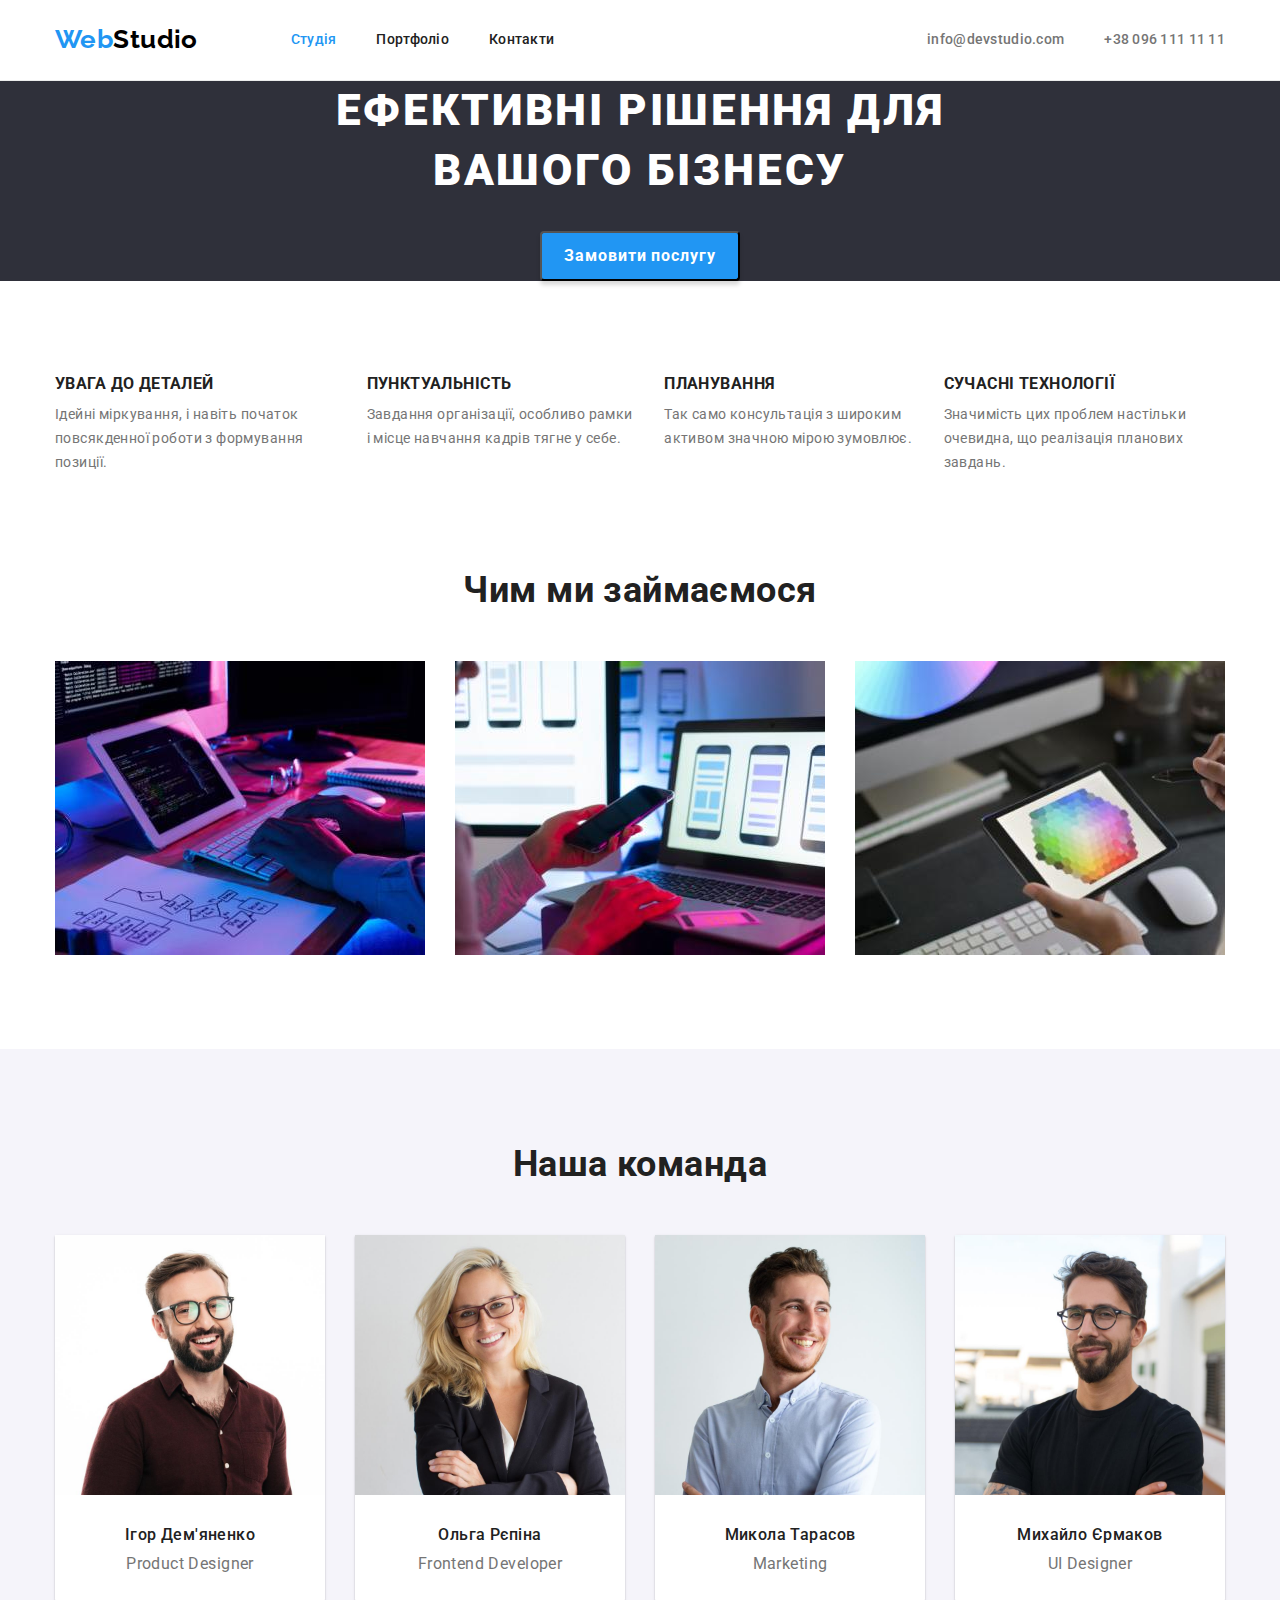
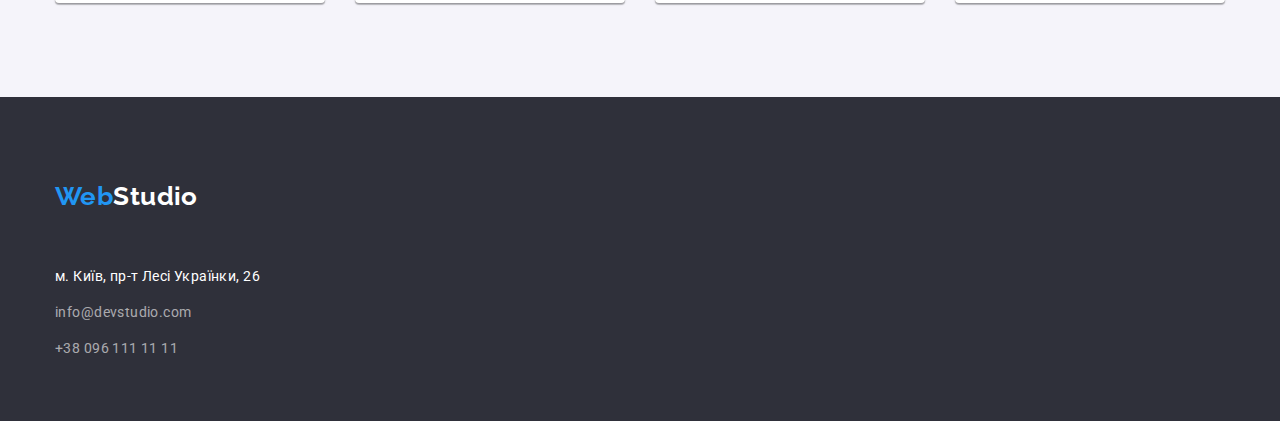
<file: index.html>
<!DOCTYPE html>
<html lang="uk">
  <head>
    <meta charset="UTF-8" />
    <meta http-equiv="X-UA-Compatible" content="IE=edge" />
    <meta name="viewport" content="width=device-width, initial-scale=1.0" />
    <title>WebStudio - Main Page</title>
    <link rel="preconnect" href="https://fonts.googleapis.com" />
    <link rel="preconnect" href="https://fonts.gstatic.com" crossorigin />
    <link
      href="https://fonts.googleapis.com/css2?family=Raleway:wght@700&family=Roboto:wght@400;500;700;900&display=swap"
      rel="stylesheet"
    />
    <link
      rel="stylesheet"
      href="https://cdnjs.cloudflare.com/ajax/libs/modern-normalize/1.1.0/modern-normalize.min.css"
    />
    <link rel="stylesheet" href="./css/styles.css" />
  </head>
  <body>
    <header class="header">
      <div class="container main-menu">
        <nav class="header-nav main-menu">
          <a href="./index.html" class="main-logo link"
            ><span class="web-accent">Web</span
            ><span class="studio-header">Studio</span></a
          >
          <ul class="main-nav list">
            <li class="item">
              <a href="./index.html" class="nav-selected link site-nav"
                >Студія</a
              >
            </li>
            <li class="item">
              <a class="link site-nav" href="./portfolio.html">Портфоліо</a>
            </li>
            <li class="item"><a href="#" class="link site-nav">Контакти</a></li>
          </ul>
        </nav>
        <ul class="main-contacts list">
          <li class="item">
            <a
              href="mailto:info@devstudio.com"
              class="link site-nav header-contacts"
              >info@devstudio.com</a
            >
          </li>
          <li class="item">
            <a href="tel:+380961111111" class="link site-nav header-contacts"
              >+38 096 111 11 11</a
            >
          </li>
        </ul>
      </div>
    </header>
    <main>
      <section class="hero section no-padding">
        <div class="container">
          <h1 class="hero-title">Ефективні рішення для вашого бізнесу</h1>
          <button type="button" class="hero-button">Замовити послугу</button>
        </div>
      </section>

      <section class="advantage section">
        <div class="container">
          <ul class="adv-list list">
            <li class="item">
              <h3 class="advantage-title">УВАГА ДО ДЕТАЛЕЙ</h3>
              <p>
                Ідейні міркування, і навіть початок повсякденної роботи з
                формування позиції.
              </p>
            </li>
            <li class="item">
              <h3 class="advantage-title">ПУНКТУАЛЬНІСТЬ</h3>
              <p>
                Завдання організації, особливо рамки і місце навчання кадрів
                тягне у себе.
              </p>
            </li>
            <li class="item">
              <h3 class="advantage-title">ПЛАНУВАННЯ</h3>
              <p>
                Так само консультація з широким активом значною мірою зумовлює.
              </p>
            </li>
            <li class="item">
              <h3 class="advantage-title">СУЧАСНІ ТЕХНОЛОГІЇ</h3>
              <p>
                Значимість цих проблем настільки очевидна, що реалізація
                планових завдань.
              </p>
            </li>
          </ul>
        </div>
      </section>

      <section class="what-we-do section no-top-padding">
        <div class="container">
          <h2 class="section-title">Чим ми займаємося</h2>
          <ul class="what-we-do-list list">
            <li class="item">
              <img src="./images/img_1.jpg" alt="Комьютер" width="370" />
            </li>
            <li class="item">
              <img src="./images/img_2.jpg" alt="Телефон" width="370" />
            </li>
            <li class="item">
              <img src="./images/img_3.jpg" alt="Планшет" width="370" />
            </li>
          </ul>
        </div>
      </section>

      <section class="our-team section">
        <div class="container">
          <h2 class="section-title">Наша команда</h2>
          <ul class="team-members list">
            <li class="item">
              <img
                src="./images/person1.jpg"
                alt="Член команди Ігор Дем'яненко"
                width="270"
              />
              <div class="team-info">
                <h3 class="team-member">Ігор Дем'яненко</h3>
                <p class="team-role">Product Designer</p>
              </div>
            </li>
            <li class="item">
              <img
                src="./images/person2.jpg"
                alt="Член команди Ольга Рєпіна"
                width="270"
              />
              <div class="team-info">
                <h3 class="team-member">Ольга Рєпіна</h3>
                <p class="team-role">Frontend Developer</p>
              </div>
            </li>
            <li class="item">
              <img
                src="./images/person3.jpg"
                alt="Член команди Микола Тарасов"
                width="270"
              />
              <div class="team-info">
                <h3 class="team-member">Микола Тарасов</h3>
                <p class="team-role">Marketing</p>
              </div>
            </li>
            <li class="item">
              <img
                src="./images/person4.jpg"
                alt="Член команди Михайло Єрмаков"
                width="270"
              />
              <div class="team-info">
                <h3 class="team-member">Михайло Єрмаков</h3>
                <p class="team-role">UI Designer</p>
              </div>
            </li>
          </ul>
        </div>
      </section>
    </main>
    <footer class="footer">
      <div class="container">
        <a href="./index.html" class="main-logo footer-logo link"
          ><span class="web-accent">Web</span
          ><span class="studio-footer">Studio</span></a
        >
        <address class="footer-address">
          <ul class="list">
            <li class="item">
              <a
                class="address address-accent link"
                href="https://goo.gl/maps/bYB9UnZRX9ZfqLbC6"
                >м. Київ, пр-т Лесі Українки, 26</a
              >
            </li>
            <li class="item">
              <a
                class="address-opacity address-accent link"
                href="mailto:info@devstudio.com"
                >info@devstudio.com</a
              >
            </li>
            <li class="item">
              <a
                class="address-opacity address-accent link"
                href="tel:+380961111111"
                >+38 096 111 11 11</a
              >
            </li>
          </ul>
        </address>
      </div>
    </footer>
  </body>
</html>
</file>
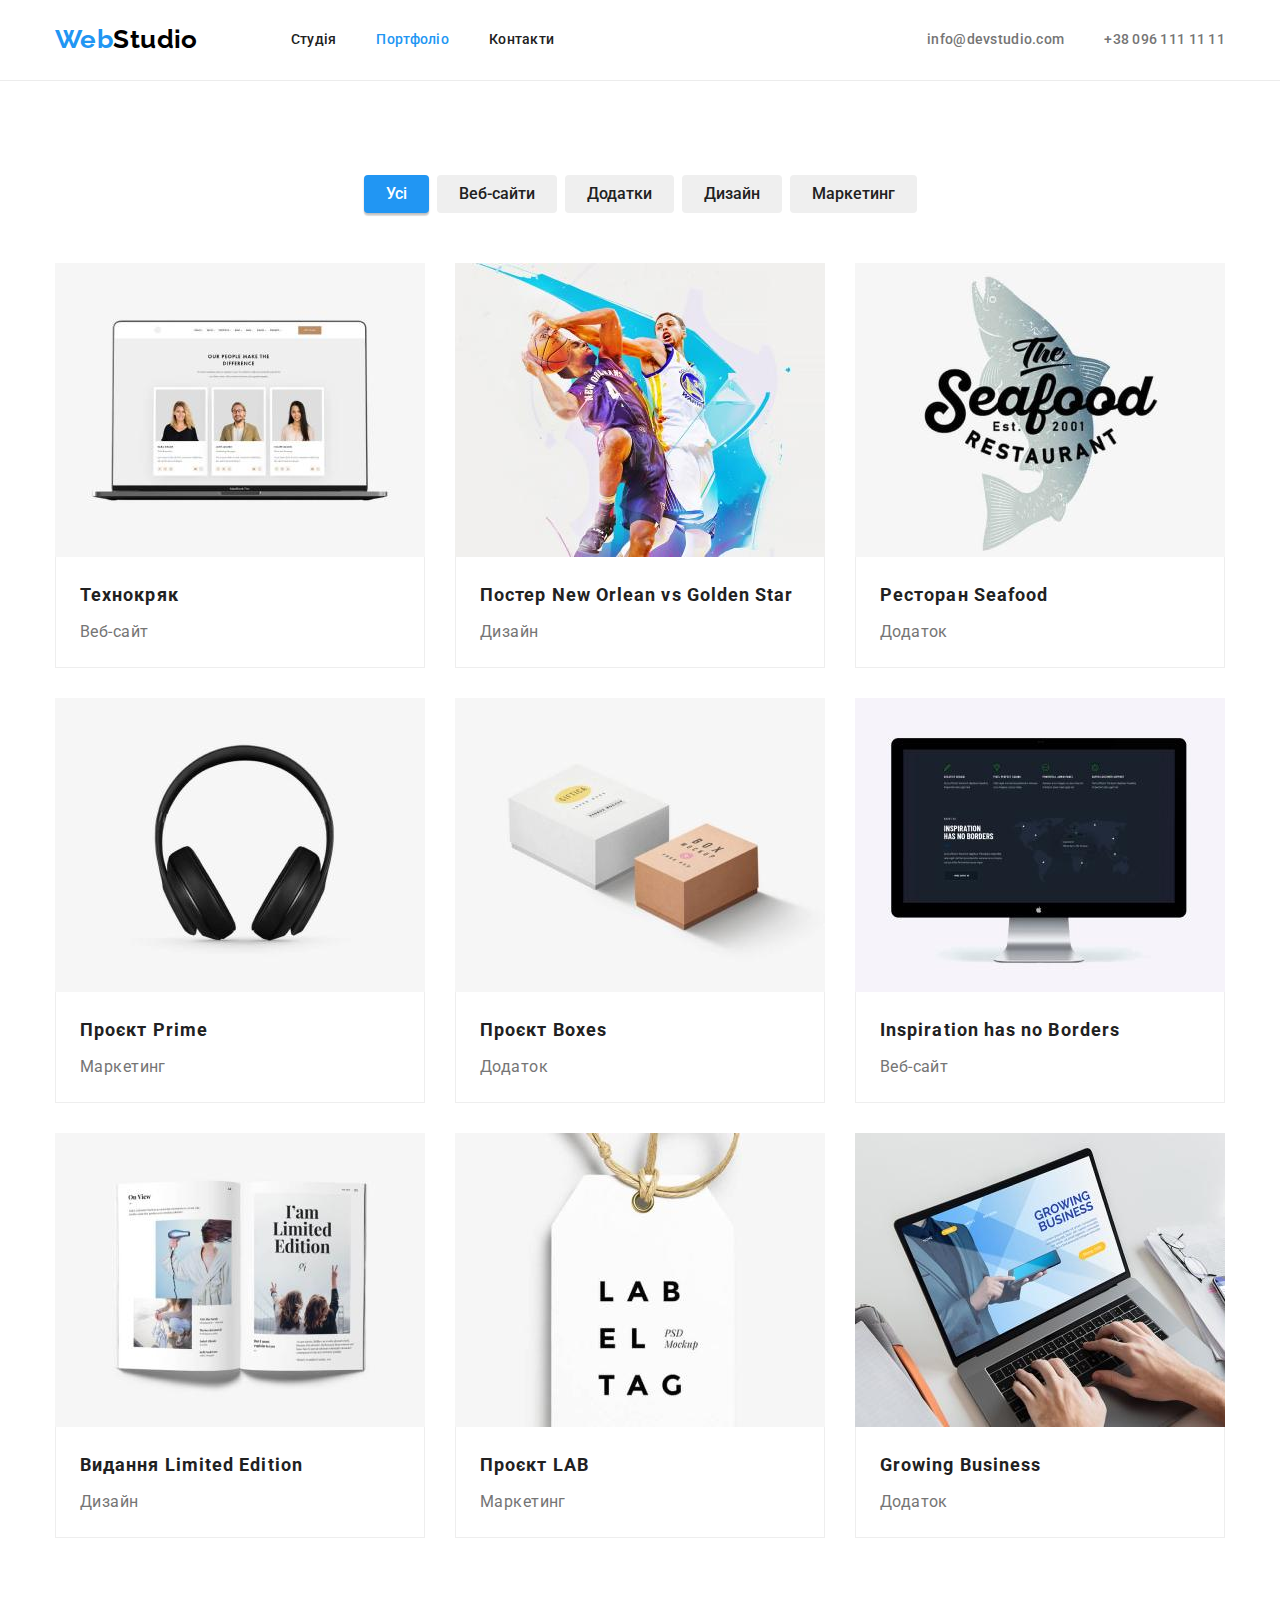
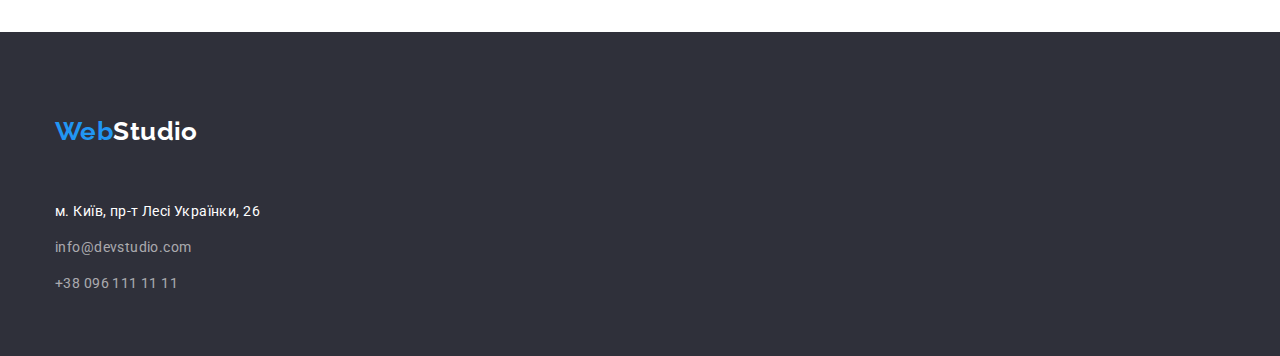
<file: portfolio.html>
<!DOCTYPE html>
<html lang="uk">
  <head>
    <meta charset="UTF-8" />
    <meta http-equiv="X-UA-Compatible" content="IE=edge" />
    <meta name="viewport" content="width=device-width, initial-scale=1.0" />
    <title>WebStudio - Portfolio</title>
    <link rel="preconnect" href="https://fonts.googleapis.com" />
    <link rel="preconnect" href="https://fonts.gstatic.com" crossorigin />
    <link
      href="https://fonts.googleapis.com/css2?family=Raleway:wght@700&family=Roboto:wght@400;500;700;900&display=swap"
      rel="stylesheet"
    />
    <link
      rel="stylesheet"
      href="https://cdnjs.cloudflare.com/ajax/libs/modern-normalize/1.1.0/modern-normalize.min.css"
    />
    <link rel="stylesheet" href="./css/styles.css" />
  </head>
  <body>
    <header class="header">
      <div class="container main-menu">
        <nav class="header-nav main-menu">
          <a href="./index.html" class="main-logo link"
            ><span class="web-accent">Web</span
            ><span class="studio-header">Studio</span></a
          >
          <ul class="main-nav list">
            <li class="item">
              <a href="./index.html" class="link site-nav">Студія</a>
            </li>
            <li class="item">
              <a class="nav-selected link site-nav" href="./portfolio.html"
                >Портфоліо</a
              >
            </li>
            <li class="item"><a href="#" class="link site-nav">Контакти</a></li>
          </ul>
        </nav>
        <ul class="main-contacts list">
          <li class="item">
            <a
              href="mailto:info@devstudio.com"
              class="link site-nav header-contacts"
              >info@devstudio.com</a
            >
          </li>
          <li class="item">
            <a href="tel:+380961111111" class="link site-nav header-contacts"
              >+38 096 111 11 11</a
            >
          </li>
        </ul>
      </div>
    </header>
    <main>
      <!-- main page-->
      <section class="our-works section">
        <div class="container">
          <h1 class="hidden_main_tag">Портфоліо</h1>
          <ul class="filters-list list">
            <li class="item">
              <button
                class="pf-filter filter-accent"
                type="button"
              >
                Усі
              </button>
            </li>
            <li class="item">
              <button class="pf-filter" type="button">
                Веб-сайти
              </button>
            </li>
            <li class="item">
              <button class="pf-filter" type="button">
                Додатки
              </button>
            </li>
            <li class="item">
              <button class="pf-filter" type="button">
                Дизайн
              </button>
            </li>
            <li class="item">
              <button class="pf-filter" type="button">
                Маркетинг
              </button>
            </li>
          </ul>

          <ul class="works list works-list">
            <li class="item">
              <img
                src="./images/portfolio_pic_1.jpg"
                alt="Приклад роботи 1"
                width="370"
              />
              <div class="work-info">
                <h2 class="works-title">Технокряк</h2>
                <p class="works-field">Веб-сайт</p>
              </div>
            </li>
            <li class="item">
              <img
                src="./images/portfolio_pic_2.jpg"
                alt="Приклад роботи 2"
                width="370"
              />
              <div class="work-info">
                <h2 class="works-title">Постер New Orlean vs Golden Star</h2>
                <p class="works-field">Дизайн</p>
              </div>
            </li>
            <li class="item">
              <img
                src="./images/portfolio_pic_3.jpg"
                alt="Приклад роботи 3"
                width="370"
              />
              <div class="work-info">
                <h2 class="works-title">Ресторан Seafood</h2>
                <p class="works-field">Додаток</p>
              </div>
            </li>
            <li class="item">
              <img
                src="./images/portfolio_pic_4.jpg"
                alt="Приклад роботи 4"
                width="370"
              />
              <div class="work-info">
                <h2 class="works-title">Проєкт Prime</h2>
                <p class="works-field">Маркетинг</p>
              </div>
            </li>
            <li class="item">
              <img
                src="./images/portfolio_pic_5.jpg"
                alt="Приклад роботи 5"
                width="370"
              />
              <div class="work-info">
                <h2 class="works-title">Проєкт Boxes</h2>
                <p class="works-field">Додаток</p>
              </div>
            </li>
            <li class="item">
              <img
                src="./images/portfolio_pic_6.jpg"
                alt="Приклад роботи 6"
                width="370"
              />
              <div class="work-info">
                <h2 class="works-title">Inspiration has no Borders</h2>
                <p class="works-field">Веб-сайт</p>
              </div>
            </li>
            <li class="item">
              <img
                src="./images/portfolio_pic_7.jpg"
                alt="Приклад роботи 7"
                width="370"
              />
              <div class="work-info">
                <h2 class="works-title">Видання Limited Edition</h2>
                <p class="works-field">Дизайн</p>
              </div>
            </li>
            <li class="item">
              <img
                src="./images/portfolio_pic_8.jpg"
                alt="Приклад роботи 8"
                width="370"
              />
              <div class="work-info">
                <h2 class="works-title">Проєкт LAB</h2>
                <p class="works-field">Маркетинг</p>
              </div>
            </li>
            <li class="item">
              <img
                src="./images/portfolio_pic_9.jpg"
                alt="Приклад роботи 9"
                width="370"
              />
              <div class="work-info">
                <h2 class="works-title">Growing Business</h2>
                <p class="works-field">Додаток</p>
              </div>
            </li>
          </ul>
        </div>
      </section>
    </main>
    <footer class="footer">
      <div class="container">
        <a href="./index.html" class="main-logo footer-logo link"
          ><span class="web-accent">Web</span
          ><span class="studio-footer">Studio</span></a
        >
        <address class="footer-address">
          <ul class="list">
            <li class="item">
              <a
                class="address address-accent link"
                href="https://goo.gl/maps/bYB9UnZRX9ZfqLbC6"
                >м. Київ, пр-т Лесі Українки, 26</a
              >
            </li>
            <li class="item">
              <a
                class="address-opacity address-accent link"
                href="mailto:info@devstudio.com"
                >info@devstudio.com</a
              >
            </li>
            <li class="item">
              <a
                class="address-opacity address-accent link"
                href="tel:+380961111111"
                >+38 096 111 11 11</a
              >
            </li>
          </ul>
        </address>
      </div>
    </footer>
  </body>
</html>
</file>
<file: css/styles.css>
:root {
  --bg-main-black: #2f303a;
  --bg-main-white: #f5f5f5;
  --bg-secondary-white: #f5f4fa;
  --bg-header-white: #ffffff;
  --header-bottom-border: #ececec;
  --works-border: #eeeeee;

  --text-primary-black: #212121;
  --logo-black: #000000;
  --primary-blue: #2196f3;
  --text-full-white: #ffffff;
  --text-primary-grey: #757575;
  --filters-grey: #f5f4fa;
  --opacity-white: rgba(255, 255, 255, 0.6);
}

.hidden_main_tag {
  visibility: hidden;
  display: none;
}

.link {
  text-decoration: none;
}

.list {
  list-style: none;
}

button {
  cursor: pointer;
  font-family: inherit;
}

body {
  color: var(--text-primary-grey);

  font-family: "Roboto", sans-serif;
  font-size: 14px;
  line-height: 1.71;

  /* or 171% */
  letter-spacing: 0.03em;
}

h1,
h2,
h3,
h4,
h5,
h6,
p {
  margin-top: 0;
  margin-bottom: 0;
}

img {
  display: block;
  max-width: 100%;
  height: auto;
}

.container {
  width: 1200px;
  padding-left: 15px;
  padding-right: 15px;
  margin-left: auto;
  margin-right: auto;
}

.section {
  padding-top: 94px;
  padding-bottom: 94px;
}

.section.no-padding {
  padding-top: 0;
  padding-bottom: 0;
}

.section.no-top-padding {
  padding-top: 0;
}

.header {
  border-bottom: 1px solid var(--header-bottom-border);
}

.main-menu,
.main-nav,
.main-contacts {
  display: flex;
  align-items: center;
}

a.main-logo {
  display: block;
  margin-right: 93px;
  padding-top: 24px;
  padding-bottom: 25px;
}

ul.list {
  padding-left: 0;
  margin-top: 0;
  margin-bottom: 0;
}

.main-nav > .item:not(:last-child),
.main-contacts > .item:not(:last-child) {
  margin-right: 40px;
}

.web-accent {
  color: var(--primary-blue);
}
.studio-header {
  color: var(--logo-black);
}

.main-logo {
  font-family: "Raleway", sans-serif;
  font-style: normal;
  font-weight: 700;
  font-size: 26px;
  line-height: 1.19;
}

.site-nav {
  color: var(--text-primary-black);

  font-weight: 500;
  line-height: 1.14;
  letter-spacing: 0.02em;
}

ul.main-contacts {
  margin-left: auto;
}

a.header-contacts {
  color: var(--text-primary-grey);
}

a.site-nav:hover,
a.site-nav:focus,
a.header-contacts:hover,
a.header-contacts:focus {
  color: var(--primary-blue);
}

section.hero {
  padding-top: 200px;
  padding-bottom: 200px;
  text-align: center;

  background-color: var(--bg-main-black);
}

.hero-title {
  width: 696px;
  margin: 0 auto 30px;

  color: var(--text-full-white);

  font-weight: 900;
  font-size: 44px;
  line-height: 1.36;
  text-align: center;
  letter-spacing: 0.06em;
  text-transform: uppercase;
}

button.hero-button {
  padding: 8px 22px;
  box-shadow: 0px 4px 4px rgba(0, 0, 0, 0.15);
  border-radius: 4px;

  color: var(--text-full-white);
  background-color: var(--primary-blue);

  font-weight: 700;
  font-size: 16px;
  line-height: 1.88;
  letter-spacing: 0.06em;
}

.advantage-title {
  color: var(--text-primary-black);

  font-weight: 700;
  line-height: 1.14;
  text-transform: uppercase;
}

ul.adv-list {
  display: flex;
}

ul.adv-list .advantage-title {
  margin-bottom: 10px;
}

ul.adv-list > .item:not(:last-child) {
  margin-right: 30px;
}

.section-title {
  margin-bottom: 50px;

  color: var(--text-primary-black);
  font-weight: 700;
  font-size: 36px;
  line-height: 1.17;
  text-align: center;
}

ul.what-we-do-list {
  display: flex;
}

ul.what-we-do-list > .item:not(:last-child) {
  margin-right: 30px;
}

.our-team {
  background-color: var(--bg-secondary-white);
}

ul.team-members {
  display: flex;
}

.team-members > .item:not(:last-child) {
  margin-right: 30px;
}

.team-members > .item {
  box-shadow: 0px 1px 3px rgba(0, 0, 0, 0.12), 0px 1px 1px rgba(0, 0, 0, 0.14),
    0px 2px 1px rgba(0, 0, 0, 0.2);
  border-radius: 0px 0px 4px 4px;

  background-color: var(--bg-header-white);
}

.team-member {
  margin-bottom: 10px;
  text-align: center;

  color: var(--text-primary-black);

  font-weight: 500;
  font-size: 16px;
  line-height: 1.19;
}

ul.team-members .team-role {
  text-align: center;

  font-size: 16px;
  line-height: 1.19;
}

.team-members .team-info {
  padding-top: 30px;
  padding-bottom: 30px;
}

.main-logo.footer-logo {
  margin-bottom: 28px;
}

.footer {
  padding-top: 60px;
  padding-bottom: 60px;

  background-color: var(--bg-main-black);
}

.studio-footer {
  color: var(--text-full-white);
}

.address {
  color: var(--text-full-white);
}

.address-accent:hover,
.address-accent:focus {
  color: var(--primary-blue);
}

.footer-address {
  font-style: normal;
}

.footer-address .item:not(:last-child) {
  margin-bottom: 12px;
}

.address-opacity {
  color: var(--opacity-white);
}

.main-nav .nav-selected {
  color: var(--primary-blue);
}

.pf-filter {
  padding: 6px 22px;
  border: none;
  border-radius: 4px;

  color: var(--text-primary-black);

  font-weight: 500;
  font-size: 16px;
  line-height: 1.62;
}

.filter-accent,
.pf-filter:hover,
.pf-filter:focus {
  color: var(--text-full-white);
  background-color: var(--primary-blue);

  box-shadow: 0px 3px 1px rgba(0, 0, 0, 0.1), 0px 1px 2px rgba(0, 0, 0, 0.08),
    0px 2px 2px rgba(0, 0, 0, 0.12);
}

.our-works .filters-list {
  display: flex;
  margin-bottom: 50px;
  justify-content: center;
}

.filters-list > .item:not(:last-child) {
  margin-right: 8px;
}

ul.works.works-list {
  display: flex;
  flex-wrap: wrap;
}

ul.works > .item {
  width: calc((100% - 60px) / 3);
  margin-right: 30px;
  margin-bottom: 30px;
}

ul.works > .item:nth-child(3n) {
  margin-right: 0;
}

ul.works > .item:nth-last-child(-n + 3) {
  margin-bottom: 0;
}

.works-title {
  margin-bottom: 4px;

  color: var(--text-primary-black);
  font-weight: 700;
  font-size: 18px;
  line-height: 2;
  letter-spacing: 0.06em;
}

.works-field {
  font-size: 16px;
  line-height: 1.88;
}

.works .work-info {
  padding: 20px 24px;
  border-bottom: 1px solid var(--works-border);
  border-left: 1px solid var(--works-border);
  border-right: 1px solid var(--works-border);
}
</file>
